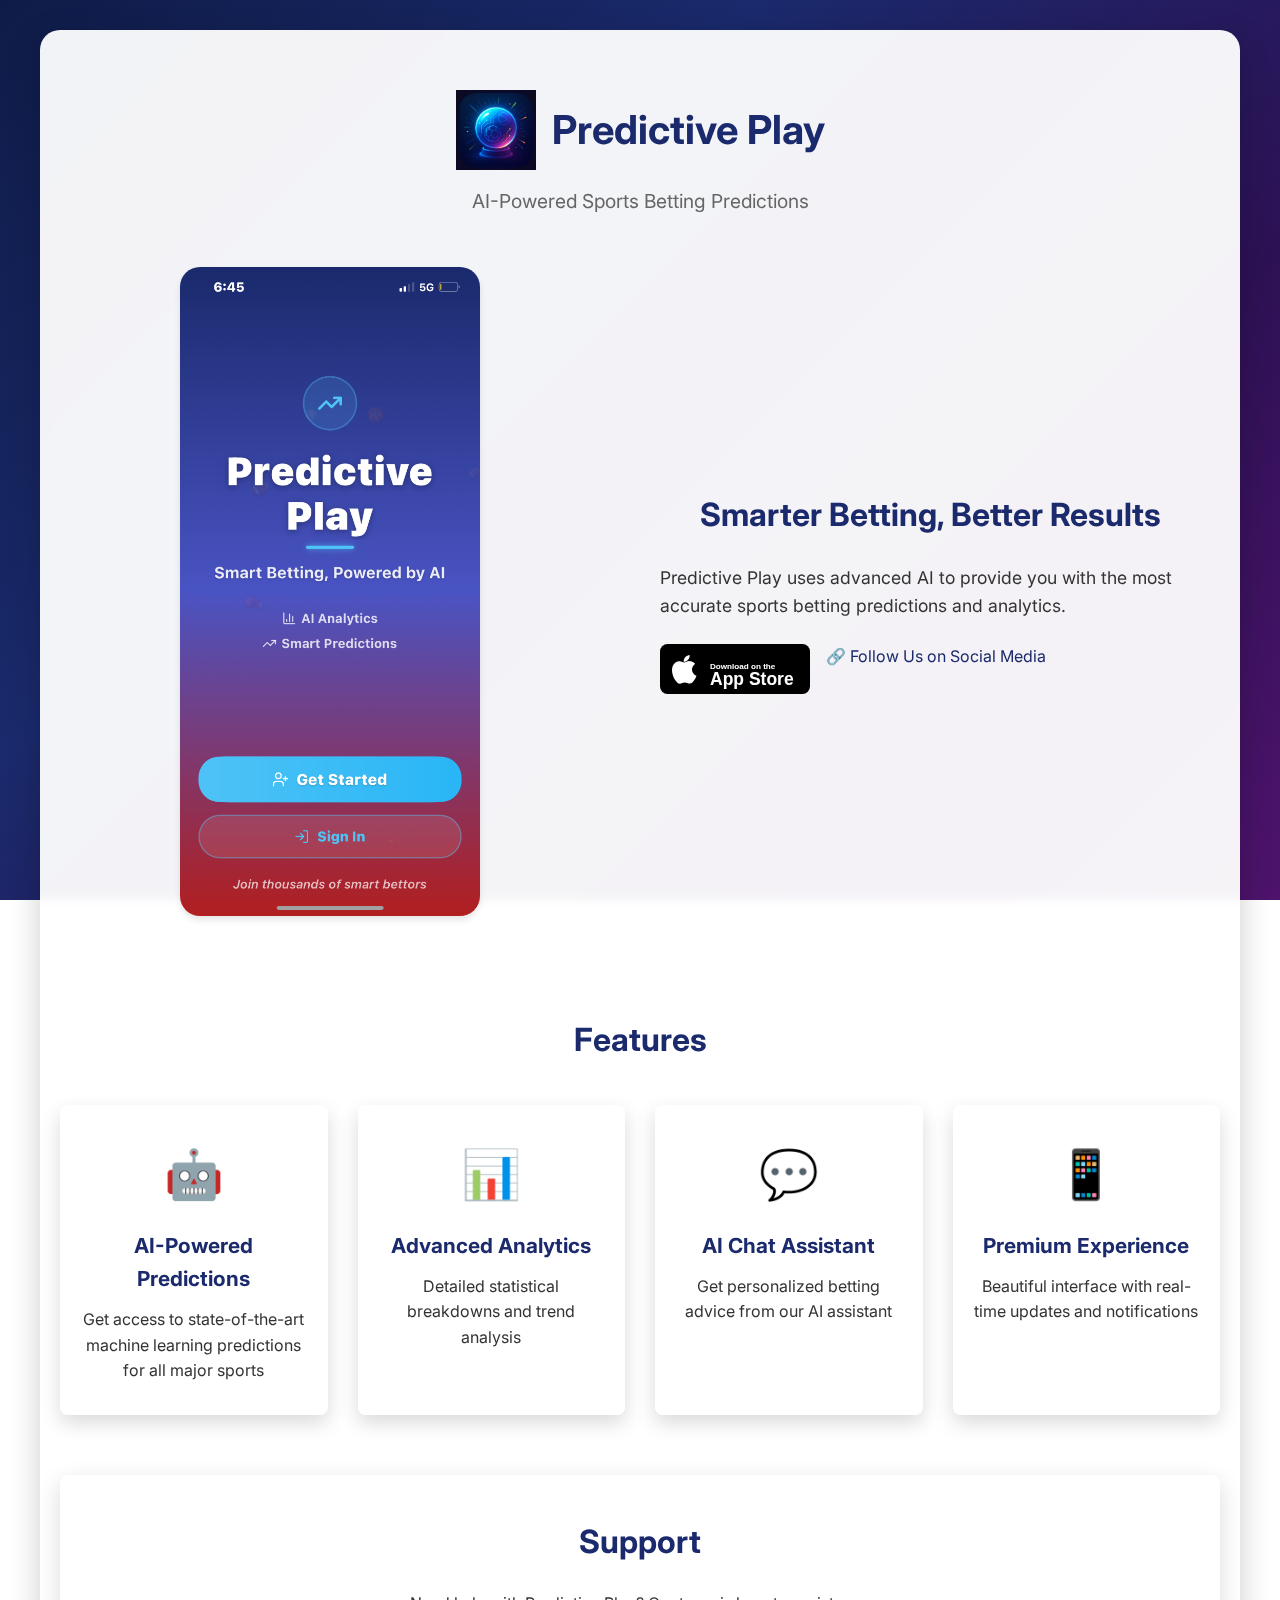
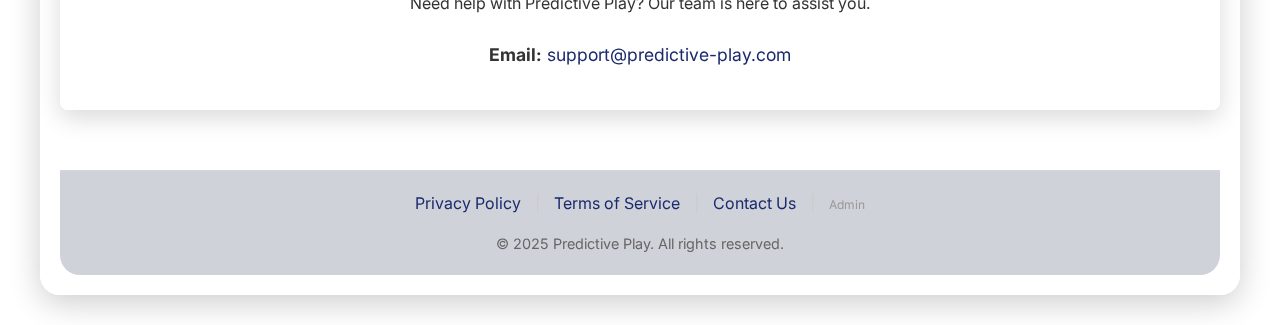
<file: index.html>
<!DOCTYPE html>
<html lang="en">
<head>
    <meta charset="UTF-8">
    <meta name="viewport" content="width=device-width, initial-scale=1.0">
    <title>Predictive Play - AI-Powered Sports Betting Predictions</title>
    <link rel="stylesheet" href="styles.css">
    <link rel="preconnect" href="https://fonts.googleapis.com">
    <link rel="preconnect" href="https://fonts.gstatic.com" crossorigin>
    <link href="https://fonts.googleapis.com/css2?family=Inter:wght@400;500;600;700&display=swap" rel="stylesheet">
    
    <!-- Favicon -->
    <link rel="icon" type="image/png" sizes="32x32" href="favicon.png">
    <link rel="icon" type="image/png" sizes="16x16" href="favicon.png">
    <link rel="apple-touch-icon" href="icon.png">
    <link rel="shortcut icon" href="favicon.png">
    <script defer src="/referral.js"></script>
</head>
<body>
    <div class="container">
        <header>
            <div class="logo-container">
                <img src="logo.png" alt="Predictive Play Logo" class="logo">
                <h1>Predictive Play</h1>
            </div>
            <p class="tagline">AI-Powered Sports Betting Predictions</p>
        </header>

        <main>
            <section class="app-info">
                <div class="app-screenshot">
                    <img src="predictions.png" alt="Predictive Play App Screenshot" class="screenshot">
                </div>
                <div class="app-description">
                    <h2>Smarter Betting, Better Results</h2>
                    <p>Predictive Play uses advanced AI to provide you with the most accurate sports betting predictions and analytics.</p>
                    <div class="app-badges">
                        <a href="https://apps.apple.com/us/app/predictive-play/id6748275790" class="app-store-badge" target="_blank">
                            <img src="app-store-badge.svg" alt="Download on the App Store">
                        </a>
                        <a href="https://beacons.ai/predictiveplayy" class="social-links-button" target="_blank">
                            <span class="social-icon">🔗</span>
                            <span class="social-text">Follow Us on Social Media</span>
                        </a>
                    </div>
                </div>
            </section>

            <section class="features">
                <h2>Features</h2>
                <div class="features-grid">
                    <div class="feature-item">
                        <div class="feature-icon">🤖</div>
                        <h3>AI-Powered Predictions</h3>
                        <p>Get access to state-of-the-art machine learning predictions for all major sports</p>
                    </div>
                    <div class="feature-item">
                        <div class="feature-icon">📊</div>
                        <h3>Advanced Analytics</h3>
                        <p>Detailed statistical breakdowns and trend analysis</p>
                    </div>
                    <div class="feature-item">
                        <div class="feature-icon">💬</div>
                        <h3>AI Chat Assistant</h3>
                        <p>Get personalized betting advice from our AI assistant</p>
                    </div>
                    <div class="feature-item">
                        <div class="feature-icon">📱</div>
                        <h3>Premium Experience</h3>
                        <p>Beautiful interface with real-time updates and notifications</p>
                    </div>
                </div>
            </section>

            <section class="support">
                <h2>Support</h2>
                <p>Need help with Predictive Play? Our team is here to assist you.</p>
                <div class="contact-info">
                    <div class="contact-item">
                        <strong>Email:</strong>
                        <a href="mailto:support@predictive-play.com">support@predictive-play.com</a>
                    </div>
                </div>
            </section>
        </main>

        <footer>
            <div class="footer-links">
                <a href="privacy.html">Privacy Policy</a>
                <span class="separator">|</span>
                <a href="terms.html">Terms of Service</a>
                <span class="separator">|</span>
                <a href="mailto:support@predictive-play.com">Contact Us</a>
                <span class="separator">|</span>
                <a href="#" id="adminAccess" style="color: #999; font-size: 12px; text-decoration: none;">Admin</a>
            </div>
            <div class="copyright">
                <p>&copy; 2025 Predictive Play. All rights reserved.</p>
            </div>
        </footer>
        
        <script>
            // Admin access functionality
            document.getElementById('adminAccess').addEventListener('click', function(e) {
                e.preventDefault();
                
                // Simple confirmation for admin access
                const access = confirm('Access admin dashboard?');
                if (access) {
                    window.location.href = 'admin-login.html';
                }
            });
        </script>
    </div>
</body>
</html>
</file>
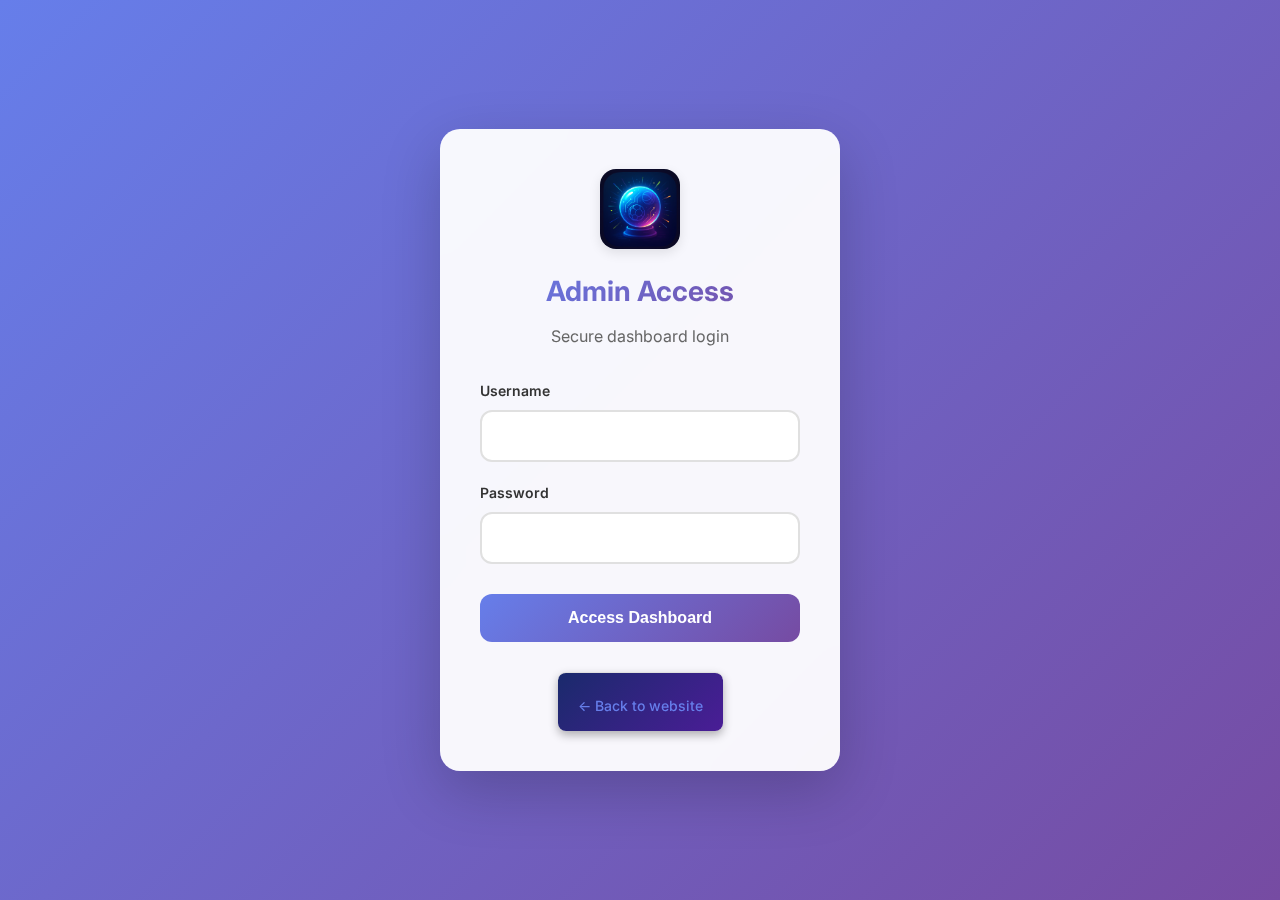
<file: admin-login.html>
<!DOCTYPE html>
<html lang="en">
<head>
    <meta charset="UTF-8">
    <meta name="viewport" content="width=device-width, initial-scale=1.0">
    <title>ParleyApp Admin Login</title>
    <link rel="stylesheet" href="styles.css">
    <link rel="preconnect" href="https://fonts.googleapis.com">
    <link rel="preconnect" href="https://fonts.gstatic.com" crossorigin>
    <link href="https://fonts.googleapis.com/css2?family=Inter:wght@400;500;600;700&display=swap" rel="stylesheet">
    <style>
        .admin-login-container {
            min-height: 100vh;
            display: flex;
            align-items: center;
            justify-content: center;
            background: linear-gradient(135deg, #667eea 0%, #764ba2 100%);
            padding: 20px;
        }

        .login-card {
            background: rgba(255, 255, 255, 0.95);
            backdrop-filter: blur(10px);
            border-radius: 20px;
            padding: 40px;
            box-shadow: 0 20px 60px rgba(0, 0, 0, 0.2);
            width: 100%;
            max-width: 400px;
            text-align: center;
        }

        .login-logo {
            width: 80px;
            height: 80px;
            border-radius: 16px;
            margin: 0 auto 20px;
            display: block;
            box-shadow: 0 4px 12px rgba(0, 0, 0, 0.1);
        }

        .login-title {
            font-size: 28px;
            font-weight: 700;
            color: #333;
            margin-bottom: 10px;
            background: linear-gradient(135deg, #667eea, #764ba2);
            -webkit-background-clip: text;
            -webkit-text-fill-color: transparent;
            background-clip: text;
        }

        .login-subtitle {
            color: #666;
            margin-bottom: 30px;
            font-size: 16px;
        }

        .form-group {
            margin-bottom: 20px;
            text-align: left;
        }

        .form-label {
            display: block;
            margin-bottom: 8px;
            font-weight: 600;
            color: #333;
            font-size: 14px;
        }

        .form-input {
            width: 100%;
            padding: 15px;
            border: 2px solid #e0e0e0;
            border-radius: 12px;
            font-size: 16px;
            transition: all 0.3s ease;
            background: white;
            box-sizing: border-box;
        }

        .form-input:focus {
            outline: none;
            border-color: #667eea;
            box-shadow: 0 0 0 3px rgba(102, 126, 234, 0.1);
        }

        .login-btn {
            width: 100%;
            padding: 15px;
            background: linear-gradient(135deg, #667eea, #764ba2);
            color: white;
            border: none;
            border-radius: 12px;
            font-size: 16px;
            font-weight: 600;
            cursor: pointer;
            transition: all 0.3s ease;
            margin-top: 10px;
        }

        .login-btn:hover {
            transform: translateY(-2px);
            box-shadow: 0 10px 30px rgba(102, 126, 234, 0.3);
        }

        .login-btn:disabled {
            opacity: 0.6;
            cursor: not-allowed;
            transform: none;
        }

        .error-message {
            background: #ffebee;
            color: #c62828;
            padding: 12px;
            border-radius: 8px;
            margin-top: 15px;
            font-size: 14px;
            display: none;
        }

        .back-link {
            margin-top: 30px;
            padding-top: 20px;
            border-top: 1px solid #e0e0e0;
        }

        .back-link a {
            color: #667eea;
            text-decoration: none;
            font-weight: 500;
            font-size: 14px;
            transition: color 0.3s ease;
        }

        .back-link a:hover {
            color: #5a6fd8;
        }

        .loading-spinner {
            display: none;
            width: 20px;
            height: 20px;
            border: 2px solid #ffffff40;
            border-top: 2px solid #ffffff;
            border-radius: 50%;
            animation: spin 1s linear infinite;
            margin-right: 10px;
        }

        @keyframes spin {
            0% { transform: rotate(0deg); }
            100% { transform: rotate(360deg); }
        }
    </style>
</head>
<body>
    <div class="admin-login-container">
        <div class="login-card">
            <img src="logo.png" alt="ParleyApp Logo" class="login-logo">
            <h1 class="login-title">Admin Access</h1>
            <p class="login-subtitle">Secure dashboard login</p>

            <form id="loginForm">
                <div class="form-group">
                    <label for="username" class="form-label">Username</label>
                    <input type="text" id="username" class="form-input" required autocomplete="username">
                </div>

                <div class="form-group">
                    <label for="password" class="form-label">Password</label>
                    <input type="password" id="password" class="form-input" required autocomplete="current-password">
                </div>

                <button type="submit" class="login-btn" id="loginBtn">
                    <span class="loading-spinner" id="loadingSpinner"></span>
                    <span id="loginBtnText">Access Dashboard</span>
                </button>

                <div class="error-message" id="errorMessage"></div>
            </form>

            <div class="back-link">
                <a href="index.html">← Back to website</a>
            </div>
        </div>
    </div>

    <script>
        class AdminLogin {
            constructor() {
                this.form = document.getElementById('loginForm');
                this.usernameInput = document.getElementById('username');
                this.passwordInput = document.getElementById('password');
                this.loginBtn = document.getElementById('loginBtn');
                this.errorMessage = document.getElementById('errorMessage');
                this.loadingSpinner = document.getElementById('loadingSpinner');
                this.loginBtnText = document.getElementById('loginBtnText');

                this.setupEventListeners();
                this.checkExistingAuth();
            }

            setupEventListeners() {
                this.form.addEventListener('submit', (e) => this.handleLogin(e));
                
                // Clear error on input
                [this.usernameInput, this.passwordInput].forEach(input => {
                    input.addEventListener('input', () => this.hideError());
                });
            }

            checkExistingAuth() {
                if (sessionStorage.getItem('adminAuthenticated') === 'true') {
                    window.location.href = 'admin.html';
                }
            }

            async handleLogin(e) {
                e.preventDefault();
                
                const username = this.usernameInput.value.trim();
                const password = this.passwordInput.value.trim();

                if (!username || !password) {
                    this.showError('Please enter both username and password');
                    return;
                }

                this.setLoading(true);
                this.hideError();

                // Simulate network delay for security
                await new Promise(resolve => setTimeout(resolve, 1000));

                // Check credentials
                if (username === 'pplay12345' && password === 'pplay12345') {
                    // Success
                    sessionStorage.setItem('adminAuthenticated', 'true');
                    sessionStorage.setItem('adminLoginTime', new Date().toISOString());
                    
                    this.loginBtnText.textContent = 'Access Granted!';
                    
                    setTimeout(() => {
                        window.location.href = 'admin.html';
                    }, 500);
                } else {
                    // Failed
                    this.showError('Invalid credentials. Access denied.');
                    this.setLoading(false);
                    
                    // Clear password field
                    this.passwordInput.value = '';
                    this.passwordInput.focus();
                }
            }

            setLoading(loading) {
                this.loginBtn.disabled = loading;
                this.loadingSpinner.style.display = loading ? 'inline-block' : 'none';
                
                if (!loading) {
                    this.loginBtnText.textContent = 'Access Dashboard';
                }
            }

            showError(message) {
                this.errorMessage.textContent = message;
                this.errorMessage.style.display = 'block';
            }

            hideError() {
                this.errorMessage.style.display = 'none';
            }
        }

        // Initialize when page loads
        document.addEventListener('DOMContentLoaded', () => {
            new AdminLogin();
        });
    </script>
</body>
</html>
</file>
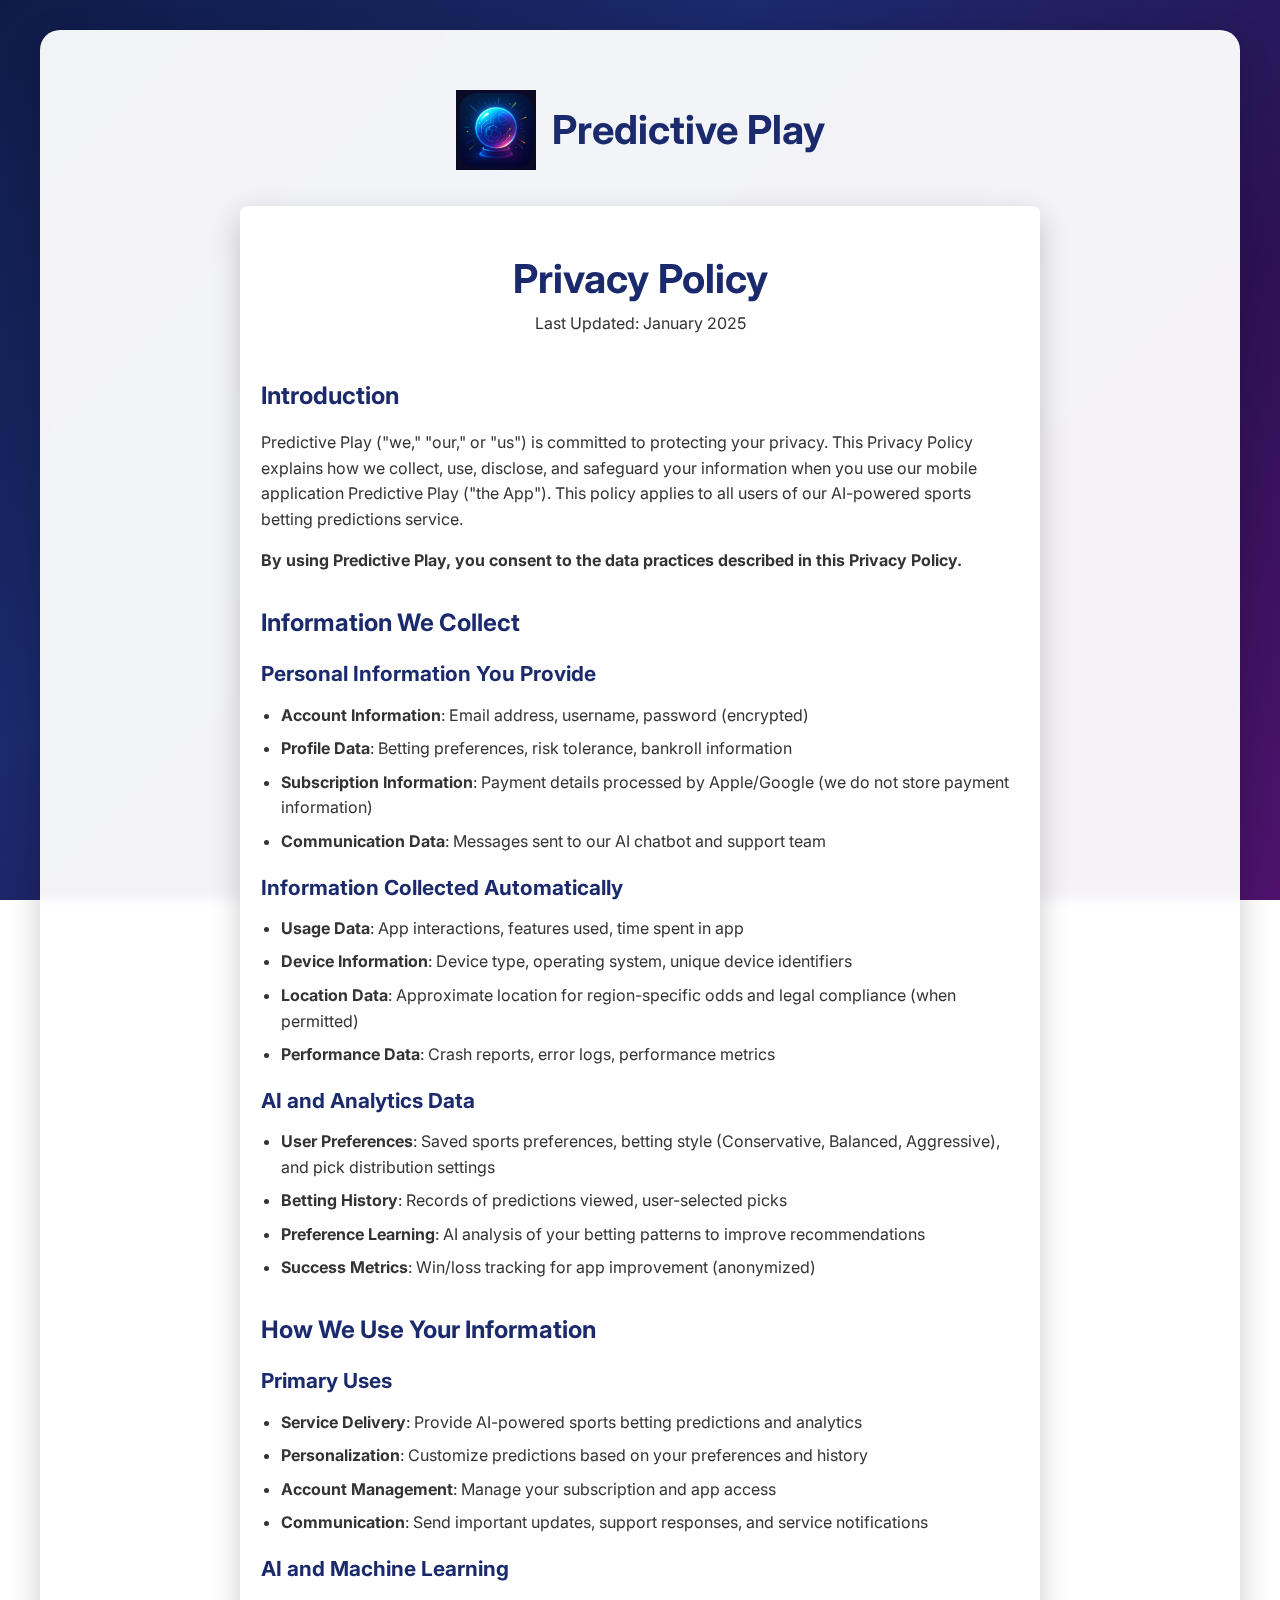
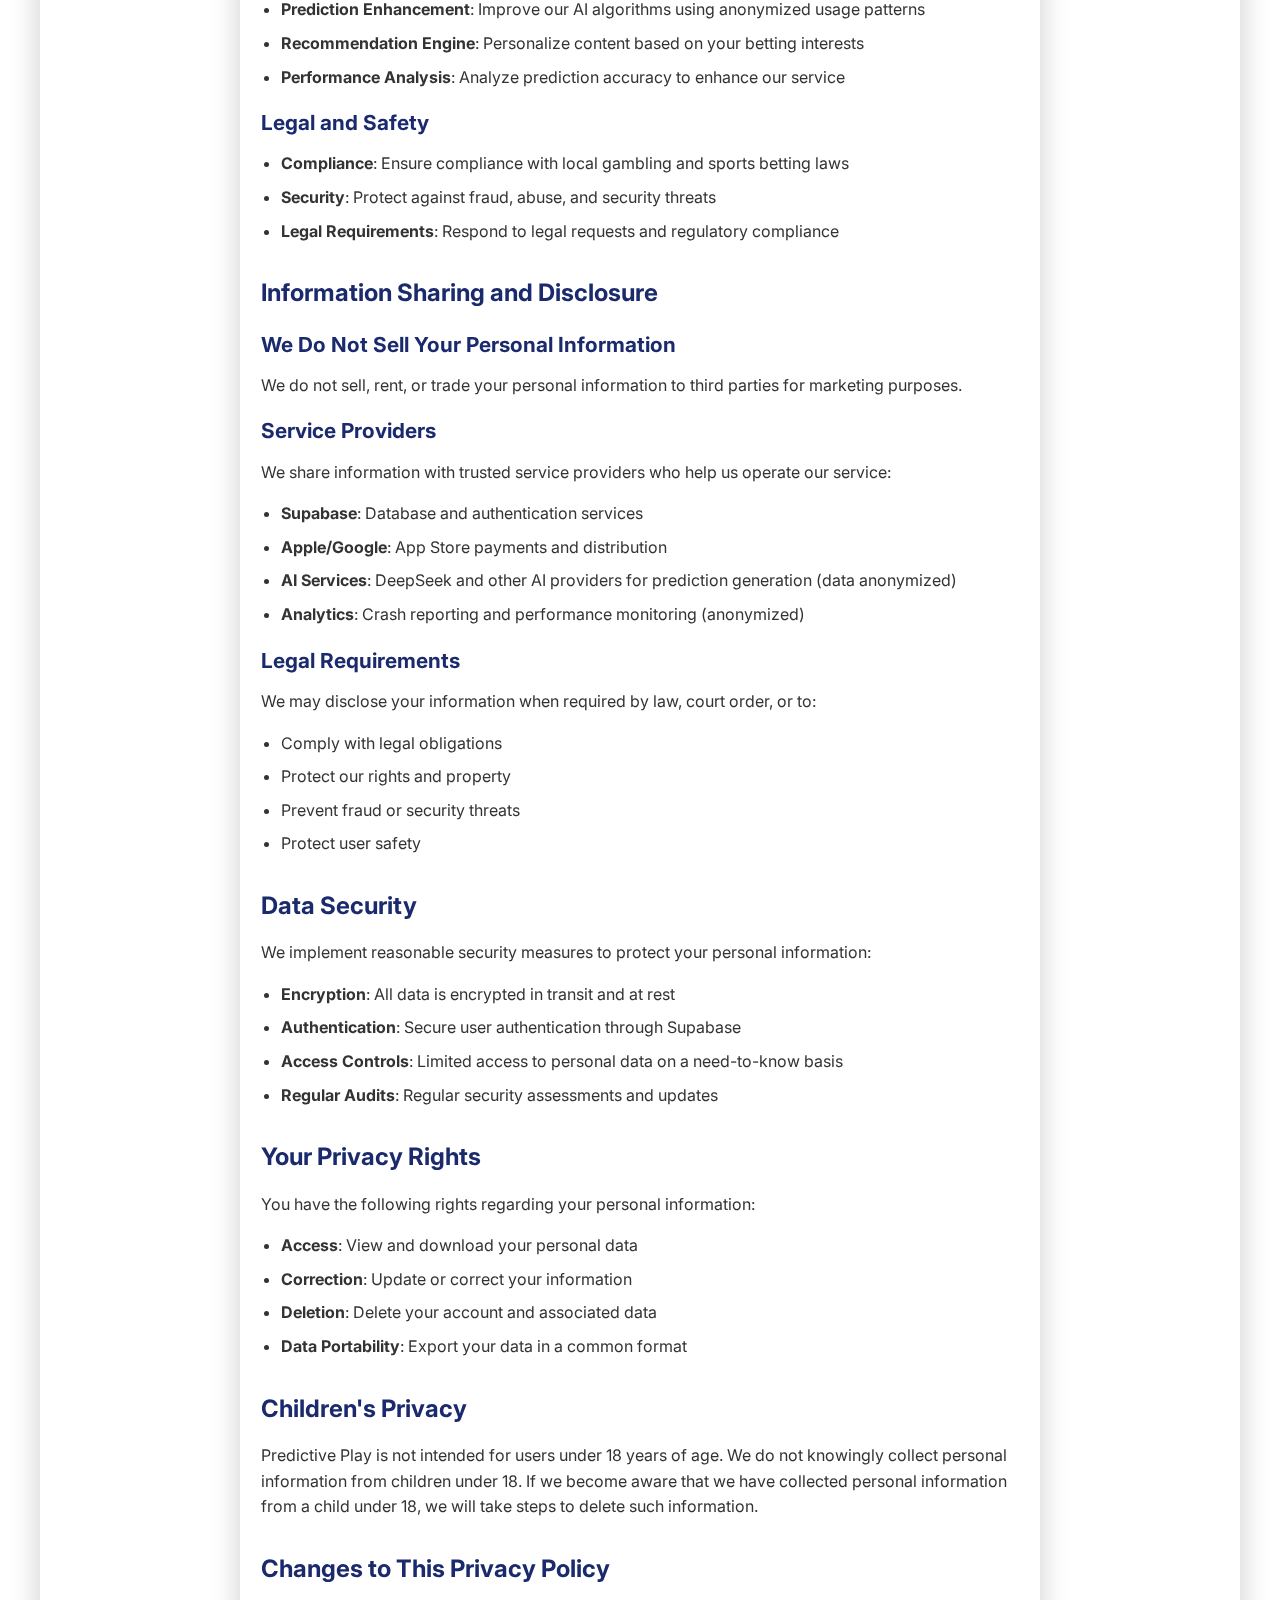
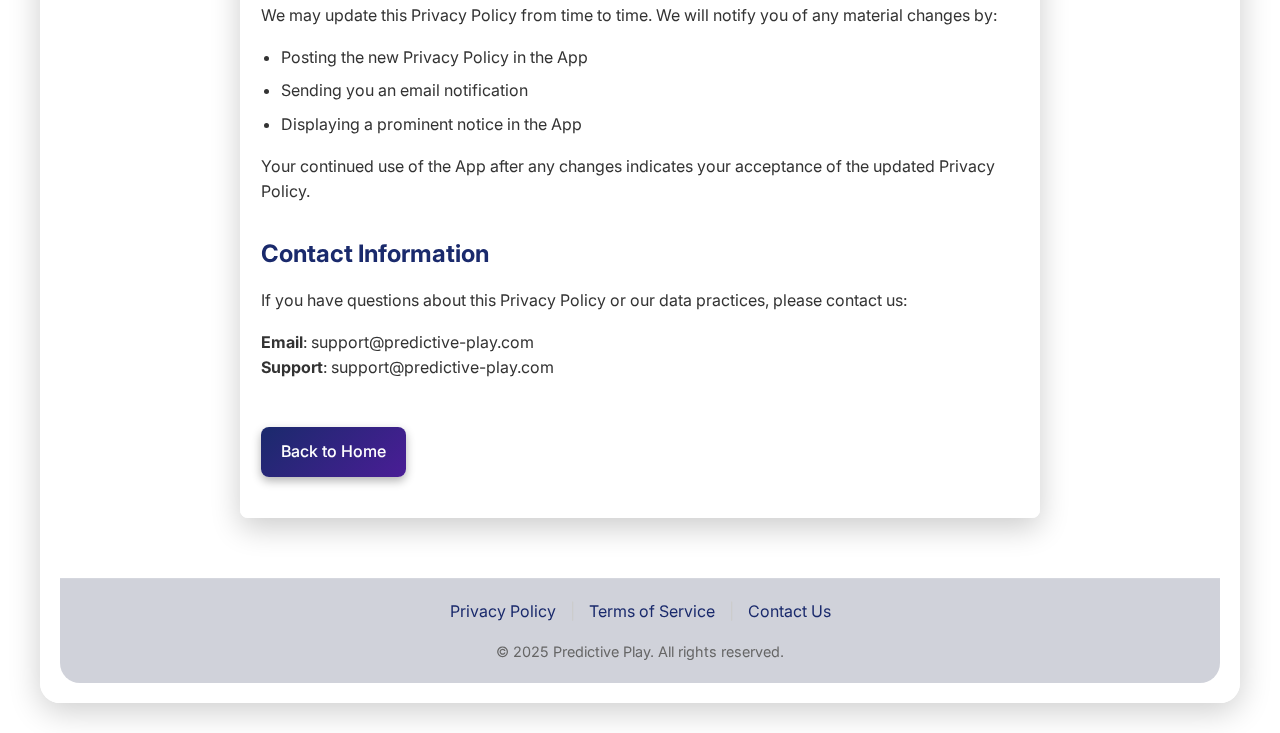
<file: privacy.html>
<!DOCTYPE html>
<html lang="en">
<head>
    <meta charset="UTF-8">
    <meta name="viewport" content="width=device-width, initial-scale=1.0">
    <title>Privacy Policy - Predictive Play</title>
    <link rel="stylesheet" href="styles.css">
    <link rel="preconnect" href="https://fonts.googleapis.com">
    <link rel="preconnect" href="https://fonts.gstatic.com" crossorigin>
    <link href="https://fonts.googleapis.com/css2?family=Inter:wght@400;500;600;700&display=swap" rel="stylesheet">
</head>
<body>
    <div class="container">
        <header>
            <div class="logo-container">
                <img src="logo.png" alt="Predictive Play Logo" class="logo">
                <h1>Predictive Play</h1>
            </div>
        </header>

        <main>
            <div class="legal-container">
                <div class="legal-header">
                    <h1>Privacy Policy</h1>
                    <p>Last Updated: January 2025</p>
                </div>

                <div class="legal-content">
                    <h2>Introduction</h2>
                    <p>Predictive Play ("we," "our," or "us") is committed to protecting your privacy. This Privacy Policy explains how we collect, use, disclose, and safeguard your information when you use our mobile application Predictive Play ("the App"). This policy applies to all users of our AI-powered sports betting predictions service.</p>
                    <p><strong>By using Predictive Play, you consent to the data practices described in this Privacy Policy.</strong></p>

                    <h2>Information We Collect</h2>
                    <h3>Personal Information You Provide</h3>
                    <ul>
                        <li><strong>Account Information</strong>: Email address, username, password (encrypted)</li>
                        <li><strong>Profile Data</strong>: Betting preferences, risk tolerance, bankroll information</li>
                        <li><strong>Subscription Information</strong>: Payment details processed by Apple/Google (we do not store payment information)</li>
                        <li><strong>Communication Data</strong>: Messages sent to our AI chatbot and support team</li>
                    </ul>

                    <h3>Information Collected Automatically</h3>
                    <ul>
                        <li><strong>Usage Data</strong>: App interactions, features used, time spent in app</li>
                        <li><strong>Device Information</strong>: Device type, operating system, unique device identifiers</li>
                        <li><strong>Location Data</strong>: Approximate location for region-specific odds and legal compliance (when permitted)</li>
                        <li><strong>Performance Data</strong>: Crash reports, error logs, performance metrics</li>
                    </ul>

                    <h3>AI and Analytics Data</h3>
                    <ul>
                        <li><strong>User Preferences</strong>: Saved sports preferences, betting style (Conservative, Balanced, Aggressive), and pick distribution settings</li>
                        <li><strong>Betting History</strong>: Records of predictions viewed, user-selected picks</li>
                        <li><strong>Preference Learning</strong>: AI analysis of your betting patterns to improve recommendations</li>
                        <li><strong>Success Metrics</strong>: Win/loss tracking for app improvement (anonymized)</li>
                    </ul>

                    <h2>How We Use Your Information</h2>
                    <h3>Primary Uses</h3>
                    <ul>
                        <li><strong>Service Delivery</strong>: Provide AI-powered sports betting predictions and analytics</li>
                        <li><strong>Personalization</strong>: Customize predictions based on your preferences and history</li>
                        <li><strong>Account Management</strong>: Manage your subscription and app access</li>
                        <li><strong>Communication</strong>: Send important updates, support responses, and service notifications</li>
                    </ul>

                    <h3>AI and Machine Learning</h3>
                    <ul>
                        <li><strong>Prediction Enhancement</strong>: Improve our AI algorithms using anonymized usage patterns</li>
                        <li><strong>Recommendation Engine</strong>: Personalize content based on your betting interests</li>
                        <li><strong>Performance Analysis</strong>: Analyze prediction accuracy to enhance our service</li>
                    </ul>

                    <h3>Legal and Safety</h3>
                    <ul>
                        <li><strong>Compliance</strong>: Ensure compliance with local gambling and sports betting laws</li>
                        <li><strong>Security</strong>: Protect against fraud, abuse, and security threats</li>
                        <li><strong>Legal Requirements</strong>: Respond to legal requests and regulatory compliance</li>
                    </ul>

                    <h2>Information Sharing and Disclosure</h2>
                    <h3>We Do Not Sell Your Personal Information</h3>
                    <p>We do not sell, rent, or trade your personal information to third parties for marketing purposes.</p>

                    <h3>Service Providers</h3>
                    <p>We share information with trusted service providers who help us operate our service:</p>
                    <ul>
                        <li><strong>Supabase</strong>: Database and authentication services</li>
                        <li><strong>Apple/Google</strong>: App Store payments and distribution</li>
                        <li><strong>AI Services</strong>: DeepSeek and other AI providers for prediction generation (data anonymized)</li>
                        <li><strong>Analytics</strong>: Crash reporting and performance monitoring (anonymized)</li>
                    </ul>

                    <h3>Legal Requirements</h3>
                    <p>We may disclose your information when required by law, court order, or to:</p>
                    <ul>
                        <li>Comply with legal obligations</li>
                        <li>Protect our rights and property</li>
                        <li>Prevent fraud or security threats</li>
                        <li>Protect user safety</li>
                    </ul>

                    <h2>Data Security</h2>
                    <p>We implement reasonable security measures to protect your personal information:</p>
                    <ul>
                        <li><strong>Encryption</strong>: All data is encrypted in transit and at rest</li>
                        <li><strong>Authentication</strong>: Secure user authentication through Supabase</li>
                        <li><strong>Access Controls</strong>: Limited access to personal data on a need-to-know basis</li>
                        <li><strong>Regular Audits</strong>: Regular security assessments and updates</li>
                    </ul>

                    <h2>Your Privacy Rights</h2>
                    <p>You have the following rights regarding your personal information:</p>
                    <ul>
                        <li><strong>Access</strong>: View and download your personal data</li>
                        <li><strong>Correction</strong>: Update or correct your information</li>
                        <li><strong>Deletion</strong>: Delete your account and associated data</li>
                        <li><strong>Data Portability</strong>: Export your data in a common format</li>
                    </ul>

                    <h2>Children's Privacy</h2>
                    <p>Predictive Play is not intended for users under 18 years of age. We do not knowingly collect personal information from children under 18. If we become aware that we have collected personal information from a child under 18, we will take steps to delete such information.</p>

                    <h2>Changes to This Privacy Policy</h2>
                    <p>We may update this Privacy Policy from time to time. We will notify you of any material changes by:</p>
                    <ul>
                        <li>Posting the new Privacy Policy in the App</li>
                        <li>Sending you an email notification</li>
                        <li>Displaying a prominent notice in the App</li>
                    </ul>
                    <p>Your continued use of the App after any changes indicates your acceptance of the updated Privacy Policy.</p>

                    <h2>Contact Information</h2>
                    <p>If you have questions about this Privacy Policy or our data practices, please contact us:</p>
                    <p><strong>Email</strong>: support@predictive-play.com<br>
                    <strong>Support</strong>: support@predictive-play.com</p>
                    
                    <a href="index.html" class="back-link">Back to Home</a>
                </div>
            </div>
        </main>

        <footer>
            <div class="footer-links">
                <a href="privacy.html">Privacy Policy</a>
                <span class="separator">|</span>
                <a href="terms.html">Terms of Service</a>
                <span class="separator">|</span>
                <a href="mailto:support@predictive-play.com">Contact Us</a>
            </div>
            <div class="copyright">
                <p>&copy; 2025 Predictive Play. All rights reserved.</p>
            </div>
        </footer>
    </div>
</body>
</html>
</file>
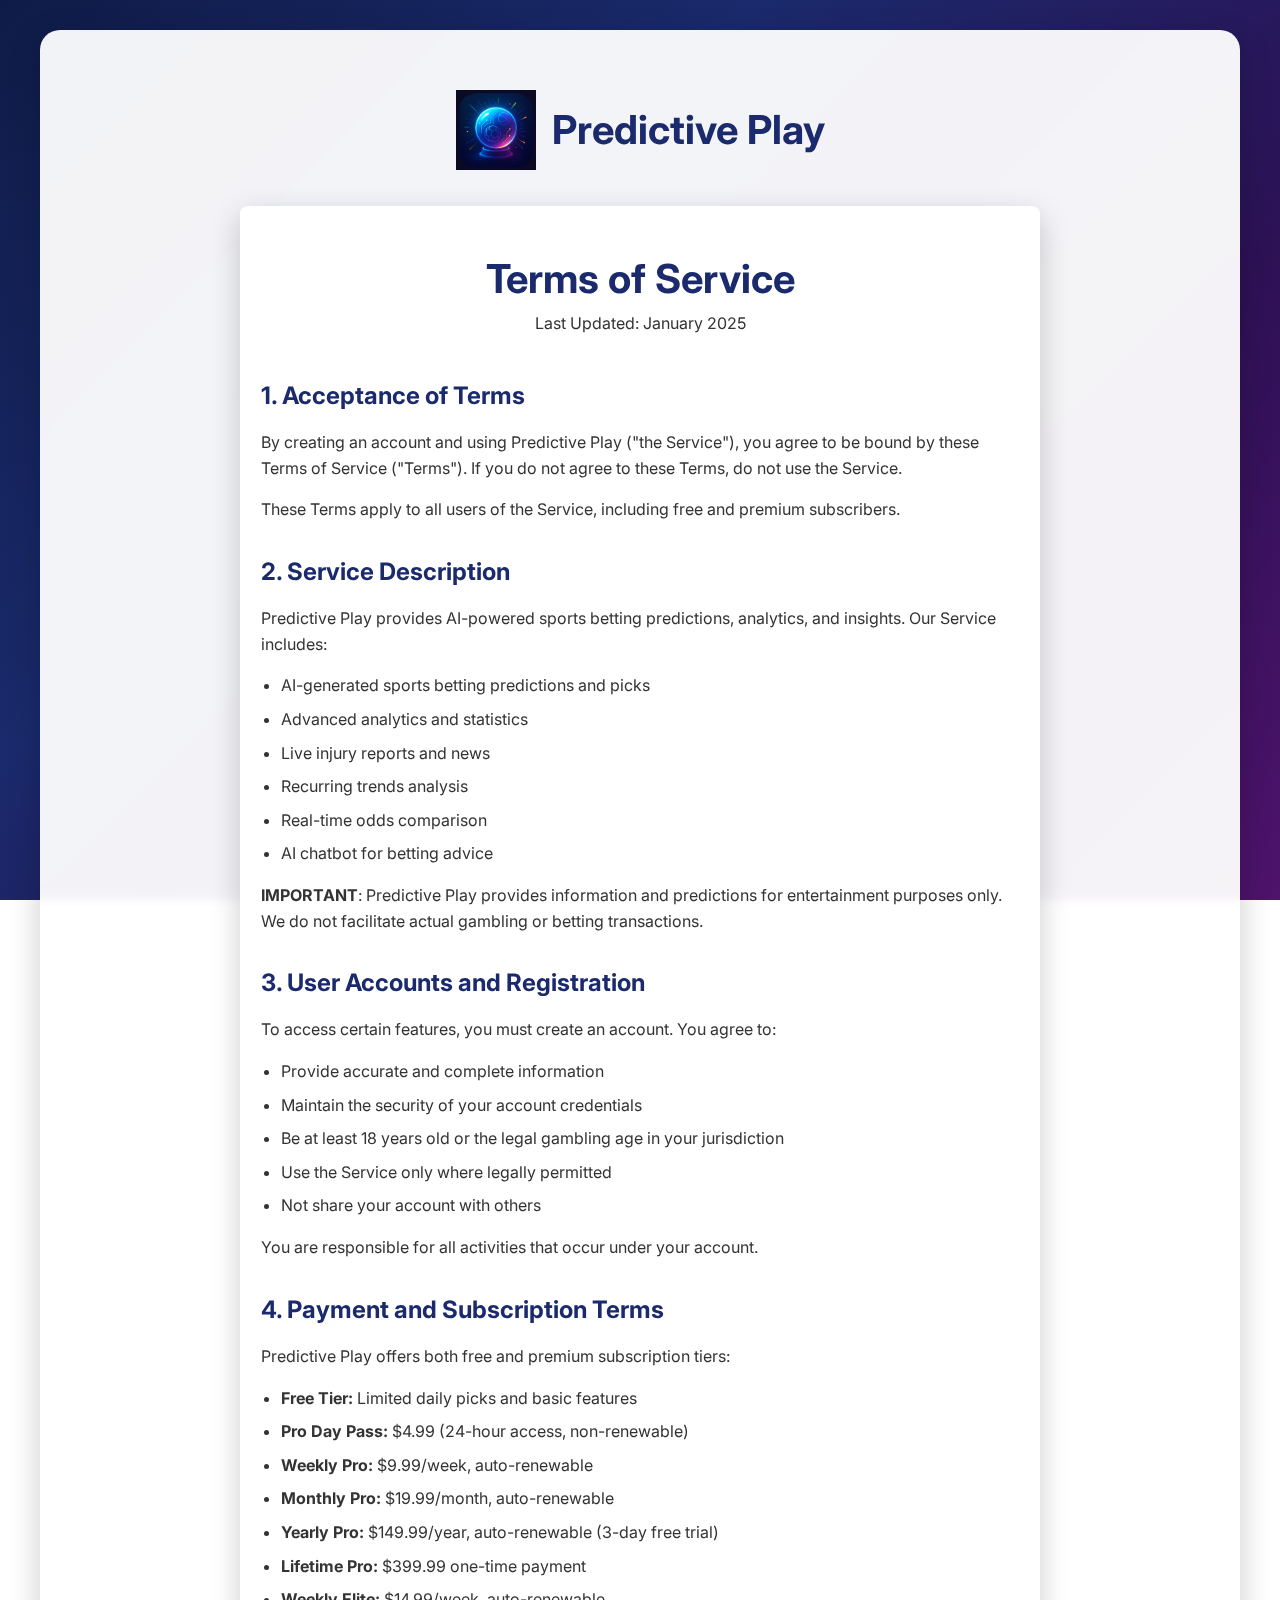
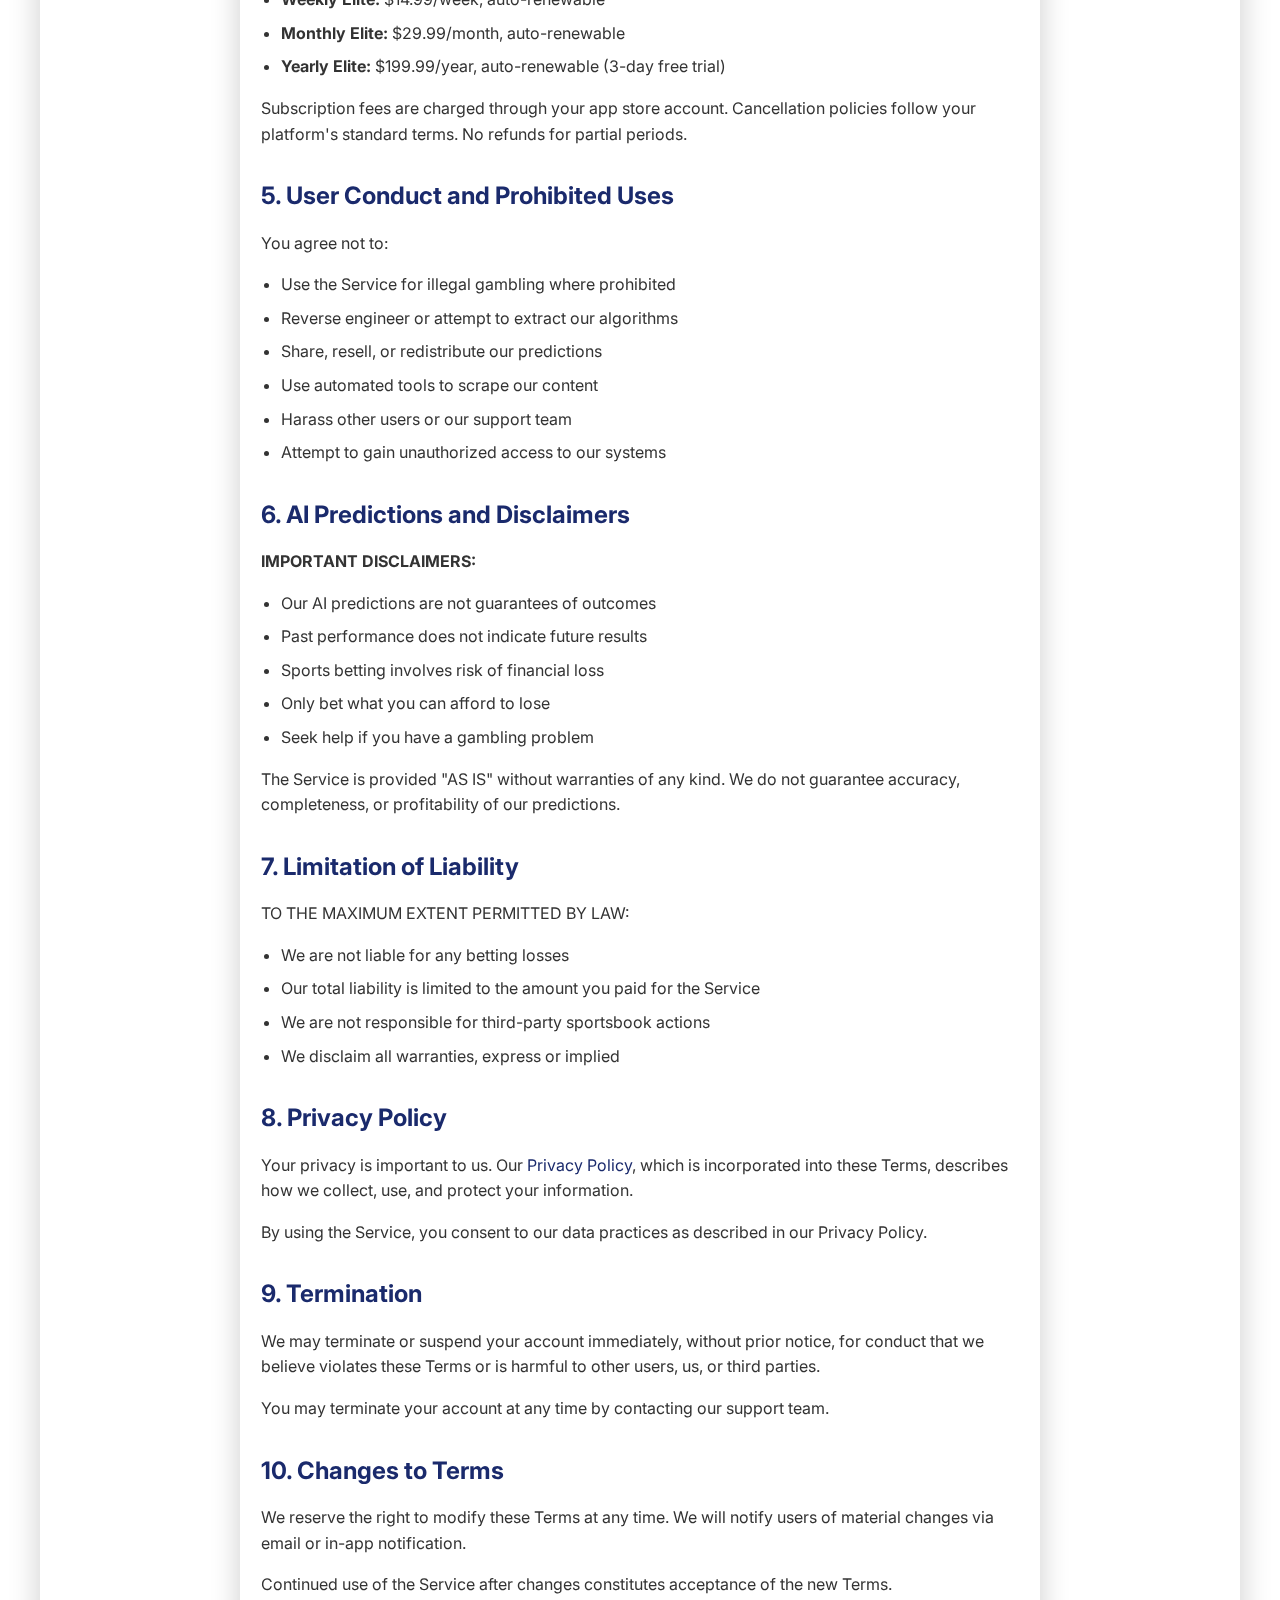
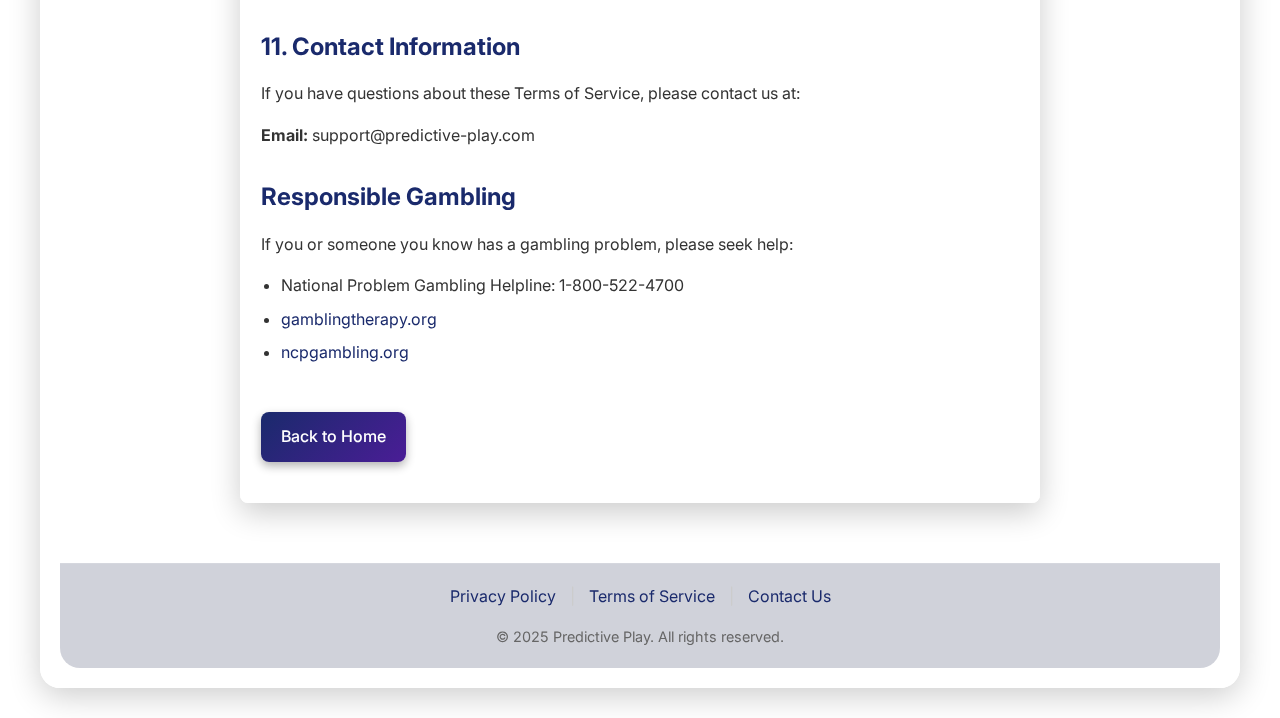
<file: terms.html>
<!DOCTYPE html>
<html lang="en">
<head>
    <meta charset="UTF-8">
    <meta name="viewport" content="width=device-width, initial-scale=1.0">
    <title>Terms of Service - Predictive Play</title>
    <link rel="stylesheet" href="styles.css">
    <link rel="preconnect" href="https://fonts.googleapis.com">
    <link rel="preconnect" href="https://fonts.gstatic.com" crossorigin>
    <link href="https://fonts.googleapis.com/css2?family=Inter:wght@400;500;600;700&display=swap" rel="stylesheet">
</head>
<body>
    <div class="container">
        <header>
            <div class="logo-container">
                <img src="logo.png" alt="Predictive Play Logo" class="logo">
                <h1>Predictive Play</h1>
            </div>
        </header>

        <main>
            <div class="legal-container">
                <div class="legal-header">
                    <h1>Terms of Service</h1>
                    <p>Last Updated: January 2025</p>
                </div>

                <div class="legal-content">
                    <h2>1. Acceptance of Terms</h2>
                    <p>By creating an account and using Predictive Play ("the Service"), you agree to be bound by these Terms of Service ("Terms"). If you do not agree to these Terms, do not use the Service.</p>
                    <p>These Terms apply to all users of the Service, including free and premium subscribers.</p>

                    <h2>2. Service Description</h2>
                    <p>Predictive Play provides AI-powered sports betting predictions, analytics, and insights. Our Service includes:</p>
                    <ul>
                        <li>AI-generated sports betting predictions and picks</li>
                        <li>Advanced analytics and statistics</li>
                        <li>Live injury reports and news</li>
                        <li>Recurring trends analysis</li>
                        <li>Real-time odds comparison</li>
                        <li>AI chatbot for betting advice</li>
                    </ul>
                    <p><strong>IMPORTANT</strong>: Predictive Play provides information and predictions for entertainment purposes only. We do not facilitate actual gambling or betting transactions.</p>

                    <h2>3. User Accounts and Registration</h2>
                    <p>To access certain features, you must create an account. You agree to:</p>
                    <ul>
                        <li>Provide accurate and complete information</li>
                        <li>Maintain the security of your account credentials</li>
                        <li>Be at least 18 years old or the legal gambling age in your jurisdiction</li>
                        <li>Use the Service only where legally permitted</li>
                        <li>Not share your account with others</li>
                    </ul>
                    <p>You are responsible for all activities that occur under your account.</p>

                    <h2>4. Payment and Subscription Terms</h2>
                    <p>Predictive Play offers both free and premium subscription tiers:</p>
                    <ul>
                        <li><strong>Free Tier:</strong> Limited daily picks and basic features</li>
                        <li><strong>Pro Day Pass:</strong> $4.99 (24-hour access, non-renewable)</li>
                        <li><strong>Weekly Pro:</strong> $9.99/week, auto-renewable</li>
                        <li><strong>Monthly Pro:</strong> $19.99/month, auto-renewable</li>
                        <li><strong>Yearly Pro:</strong> $149.99/year, auto-renewable (3-day free trial)</li>
                        <li><strong>Lifetime Pro:</strong> $399.99 one-time payment</li>
                        <li><strong>Weekly Elite:</strong> $14.99/week, auto-renewable</li>
                        <li><strong>Monthly Elite:</strong> $29.99/month, auto-renewable</li>
                        <li><strong>Yearly Elite:</strong> $199.99/year, auto-renewable (3-day free trial)</li>
                    </ul>
                    <p>Subscription fees are charged through your app store account. Cancellation policies follow your platform's standard terms. No refunds for partial periods.</p>

                    <h2>5. User Conduct and Prohibited Uses</h2>
                    <p>You agree not to:</p>
                    <ul>
                        <li>Use the Service for illegal gambling where prohibited</li>
                        <li>Reverse engineer or attempt to extract our algorithms</li>
                        <li>Share, resell, or redistribute our predictions</li>
                        <li>Use automated tools to scrape our content</li>
                        <li>Harass other users or our support team</li>
                        <li>Attempt to gain unauthorized access to our systems</li>
                    </ul>

                    <h2>6. AI Predictions and Disclaimers</h2>
                    <p><strong>IMPORTANT DISCLAIMERS:</strong></p>
                    <ul>
                        <li>Our AI predictions are not guarantees of outcomes</li>
                        <li>Past performance does not indicate future results</li>
                        <li>Sports betting involves risk of financial loss</li>
                        <li>Only bet what you can afford to lose</li>
                        <li>Seek help if you have a gambling problem</li>
                    </ul>
                    <p>The Service is provided "AS IS" without warranties of any kind. We do not guarantee accuracy, completeness, or profitability of our predictions.</p>

                    <h2>7. Limitation of Liability</h2>
                    <p>TO THE MAXIMUM EXTENT PERMITTED BY LAW:</p>
                    <ul>
                        <li>We are not liable for any betting losses</li>
                        <li>Our total liability is limited to the amount you paid for the Service</li>
                        <li>We are not responsible for third-party sportsbook actions</li>
                        <li>We disclaim all warranties, express or implied</li>
                    </ul>

                    <h2>8. Privacy Policy</h2>
                    <p>Your privacy is important to us. Our <a href="privacy.html">Privacy Policy</a>, which is incorporated into these Terms, describes how we collect, use, and protect your information.</p>
                    <p>By using the Service, you consent to our data practices as described in our Privacy Policy.</p>

                    <h2>9. Termination</h2>
                    <p>We may terminate or suspend your account immediately, without prior notice, for conduct that we believe violates these Terms or is harmful to other users, us, or third parties.</p>
                    <p>You may terminate your account at any time by contacting our support team.</p>

                    <h2>10. Changes to Terms</h2>
                    <p>We reserve the right to modify these Terms at any time. We will notify users of material changes via email or in-app notification.</p>
                    <p>Continued use of the Service after changes constitutes acceptance of the new Terms.</p>

                    <h2>11. Contact Information</h2>
                    <p>If you have questions about these Terms of Service, please contact us at:</p>
                    <p><strong>Email:</strong> support@predictive-play.com</p>
                    
                    <div class="responsible-gambling">
                        <h2>Responsible Gambling</h2>
                        <p>If you or someone you know has a gambling problem, please seek help:</p>
                        <ul>
                            <li>National Problem Gambling Helpline: 1-800-522-4700</li>
                            <li><a href="https://www.gamblingtherapy.org" target="_blank">gamblingtherapy.org</a></li>
                            <li><a href="https://www.ncpgambling.org" target="_blank">ncpgambling.org</a></li>
                        </ul>
                    </div>
                    
                    <a href="index.html" class="back-link">Back to Home</a>
                </div>
            </div>
        </main>

        <footer>
            <div class="footer-links">
                <a href="privacy.html">Privacy Policy</a>
                <span class="separator">|</span>
                <a href="terms.html">Terms of Service</a>
                <span class="separator">|</span>
                <a href="mailto:support@predictiveplay.com">Contact Us</a>
            </div>
            <div class="copyright">
                <p>&copy; 2025 Predictive Play. All rights reserved.</p>
            </div>
        </footer>
    </div>
</body>
</html>
</file>
<file: styles.css>
/* Base Styles */
:root {
    --primary-color: #1a2a6c;
    --secondary-color: #b21f1f;
    --text-color: #333;
    --light-text: #666;
    --background: #f9f9f9;
    --white: #ffffff;
    --border-radius: 8px;
    --shadow: 0 4px 6px rgba(0, 0, 0, 0.1);
}

* {
    margin: 0;
    padding: 0;
    box-sizing: border-box;
}

body {
    font-family: 'Inter', sans-serif;
    line-height: 1.6;
    color: var(--text-color);
    background: linear-gradient(135deg, #0f1b47 0%, #1a2a6c 35%, #2d1155 70%, #4e136c 100%);
    background-attachment: fixed;
    min-height: 100vh;
}

.container {
    max-width: 1200px;
    margin: 0 auto;
    padding: 20px;
    background-color: rgba(255, 255, 255, 0.95);
    border-radius: 20px;
    box-shadow: 0 8px 32px rgba(0, 0, 0, 0.2);
    backdrop-filter: blur(5px);
    margin-top: 30px;
    margin-bottom: 30px;
}

a {
    color: var(--primary-color);
    text-decoration: none;
    transition: color 0.3s ease;
}

a:hover {
    color: var(--secondary-color);
}

/* Header Styles */
header {
    text-align: center;
    padding: 40px 0 20px;
    position: relative;
}

.logo-container {
    display: flex;
    align-items: center;
    justify-content: center;
    margin-bottom: 16px;
}

.logo {
    width: 80px;
    height: 80px;
    object-fit: contain;
    margin-right: 16px;
}

h1 {
    font-size: 2.5rem;
    font-weight: 700;
    color: var(--primary-color);
}

.tagline {
    font-size: 1.2rem;
    color: var(--light-text);
    max-width: 600px;
    margin: 0 auto;
}

/* Main Content */
main {
    margin-bottom: 60px;
}

section {
    margin-bottom: 60px;
}

h2 {
    font-size: 2rem;
    margin-bottom: 24px;
    color: var(--primary-color);
    text-align: center;
}

h3 {
    font-size: 1.3rem;
    margin-bottom: 12px;
    color: var(--primary-color);
}

/* App Info Section */
.app-info {
    display: flex;
    align-items: center;
    gap: 40px;
    padding: 30px 0;
}

.app-screenshot {
    flex: 1;
    text-align: center;
}

.screenshot {
    max-width: 300px;
    height: auto;
    border-radius: 20px;
    box-shadow: var(--shadow);
}

.app-description {
    flex: 1;
    padding: 20px;
}

.app-description p {
    margin-bottom: 24px;
    font-size: 1.1rem;
}

.app-badges {
    display: flex;
    gap: 16px;
}

.app-store-badge img {
    height: 50px;
}

/* Features Section */
.features-grid {
    display: grid;
    grid-template-columns: repeat(auto-fit, minmax(250px, 1fr));
    gap: 30px;
    margin-top: 40px;
}

.feature-item {
    background: rgba(255, 255, 255, 0.9);
    border-radius: var(--border-radius);
    padding: 30px 20px;
    text-align: center;
    box-shadow: 0 8px 20px rgba(0, 0, 0, 0.15);
    transition: transform 0.3s ease, box-shadow 0.3s ease;
    border: 1px solid rgba(255, 255, 255, 0.2);
}

.feature-item:hover {
    transform: translateY(-5px);
    box-shadow: 0 12px 25px rgba(0, 0, 0, 0.25);
}

.feature-icon {
    font-size: 3rem;
    margin-bottom: 16px;
}

/* Support Section */
.support {
    text-align: center;
    background: rgba(255, 255, 255, 0.9);
    padding: 40px;
    border-radius: var(--border-radius);
    box-shadow: 0 8px 25px rgba(0, 0, 0, 0.15);
    border: 1px solid rgba(255, 255, 255, 0.2);
    margin-top: 50px;
}

.contact-info {
    margin-top: 24px;
    display: flex;
    flex-direction: column;
    gap: 12px;
}

.contact-item {
    font-size: 1.1rem;
}

/* Footer */
footer {
    text-align: center;
    padding: 20px 0;
    border-top: 1px solid rgba(255, 255, 255, 0.1);
    background-color: rgba(20, 30, 70, 0.2);
    border-radius: 0 0 20px 20px;
    margin-top: 20px;
}

.footer-links {
    margin-bottom: 16px;
}

.separator {
    margin: 0 10px;
    color: #ccc;
}

.copyright {
    font-size: 0.9rem;
    color: var(--light-text);
}

/* Privacy and Terms Pages */
.legal-container {
    max-width: 800px;
    margin: 0 auto;
    padding: 40px 20px;
    background: rgba(255, 255, 255, 0.97);
    border-radius: var(--border-radius);
    box-shadow: 0 10px 30px rgba(0, 0, 0, 0.2);
    border: 1px solid rgba(255, 255, 255, 0.2);
}

.legal-header {
    text-align: center;
    margin-bottom: 40px;
}

.legal-content h2 {
    font-size: 1.5rem;
    margin: 30px 0 15px;
    color: var(--primary-color);
    text-align: left;
}

.legal-content p,
.legal-content ul {
    margin-bottom: 16px;
}

.legal-content ul {
    padding-left: 20px;
}

.legal-content li {
    margin-bottom: 8px;
}

.back-link {
    display: inline-block;
    margin-top: 30px;
    padding: 12px 20px;
    background: linear-gradient(135deg, var(--primary-color), #4a1d96);
    color: var(--white);
    border-radius: var(--border-radius);
    box-shadow: 0 4px 10px rgba(0, 0, 0, 0.3);
    font-weight: 500;
    transition: all 0.3s ease;
}

.back-link:hover {
    background: linear-gradient(135deg, var(--secondary-color), #6e2da5);
    color: var(--white);
    transform: translateY(-2px);
    box-shadow: 0 6px 12px rgba(0, 0, 0, 0.4);
}

/* Responsive Design */
@media (max-width: 768px) {
    .app-info {
        flex-direction: column;
    }
    
    .features-grid {
        grid-template-columns: repeat(auto-fit, minmax(200px, 1fr));
    }
    
    h1 {
        font-size: 2rem;
    }
    
    h2 {
        font-size: 1.6rem;
    }
}
</file>
